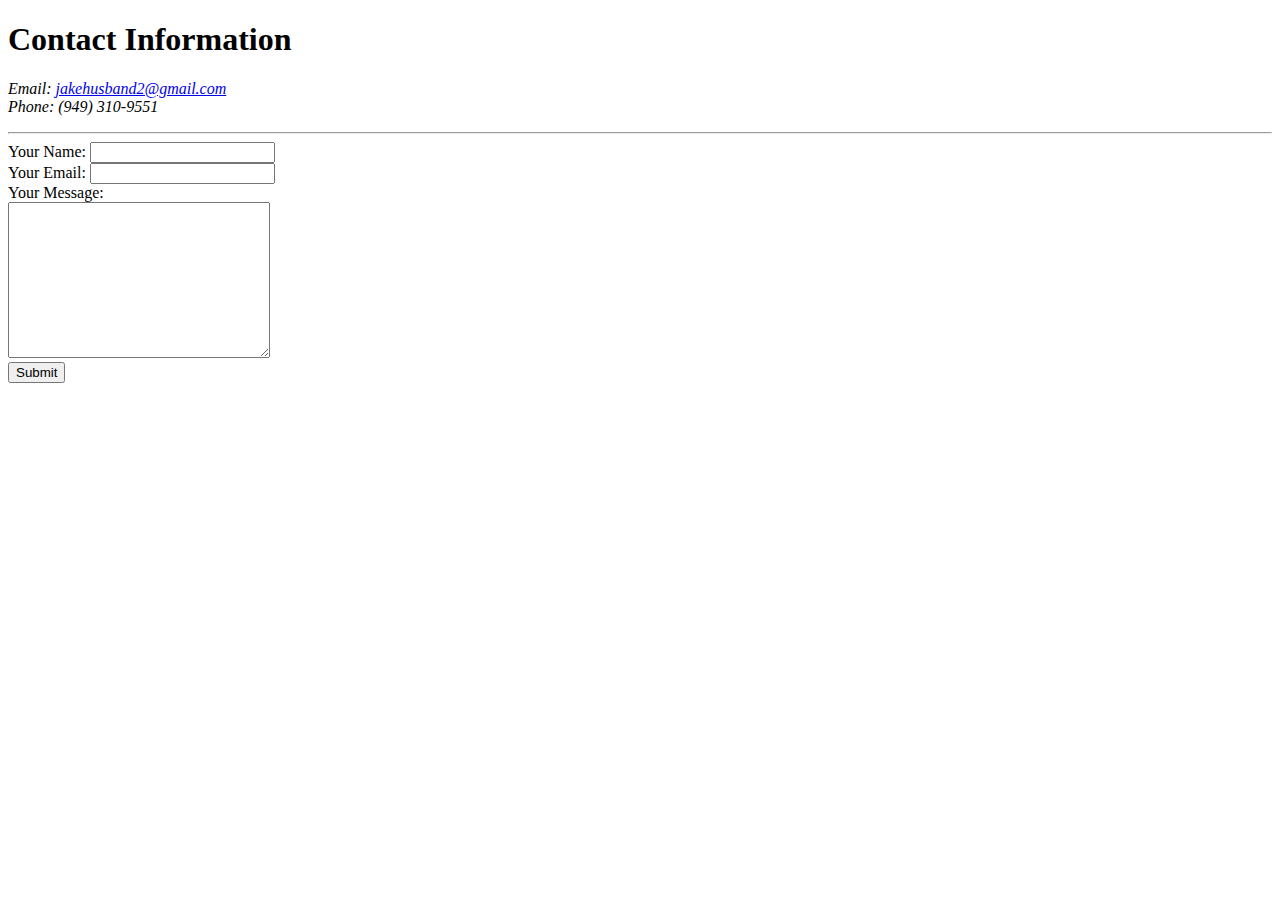
<file: contact-me.html>
<!DOCTYPE html>
<html lang="en" dir="ltr">
  <head>
    <meta charset="utf-8">
    <title>Contact Page</title>
  </head>
  <body>
    <h1>Contact Information</h1>
    <p>
      <em>
        Email: <a href="https://mail.google.com/mail/u/0/#inbox?compose=GTvVlcSDbttxZfZMfCfHPZPMWtGkKjjqXNXNwHVFCqCZlXHsclxkwTtHBgfMxcDkcQZvKHMStGHJG">jakehusband2@gmail.com</a>
        <br>
        Phone: (949) 310-9551
      </em>
    </p>
    <hr>
    <form action="mailto:jakehusband2@gmail.com" method="post" enctype="text/plain">
      <label>Your Name:</label>
      <input type="text" name="yourName" value="">
      <br>
      <label>Your Email:</label>
      <input type="email" name="yourEmail" value="">
      <br>
      <label>Your Message:</label>
      <br>
      <textarea name="yourMessage" rows="10" cols="30"></textarea>
      <br>
      <input type="submit" name="" value="Submit">
    </form>
  </body>
</html>
</file>
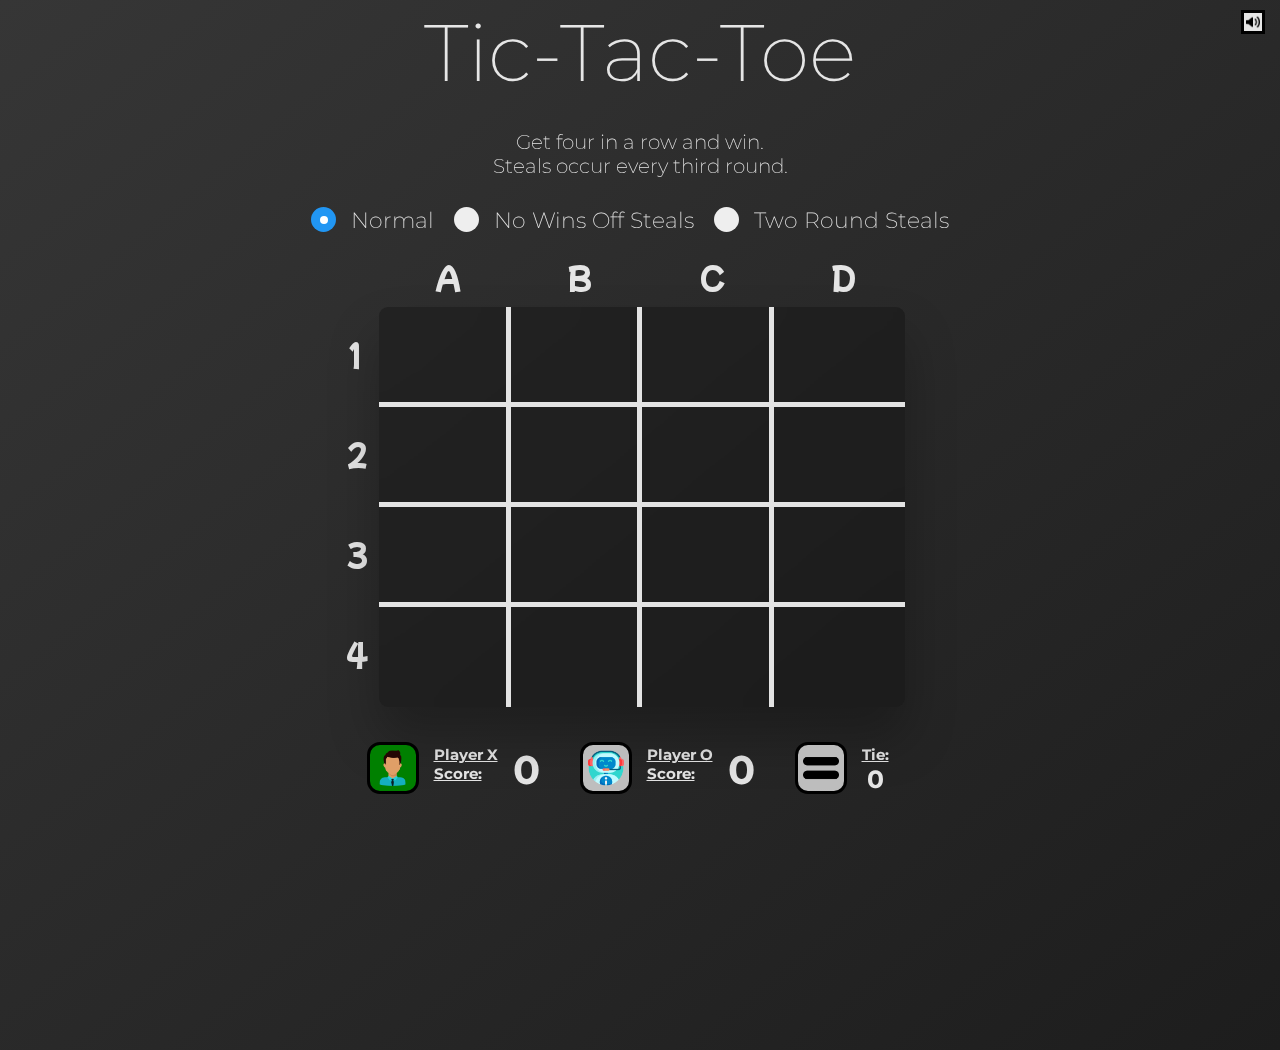
<file: tictactoe.html>
<!DOCTYPE html>
<html lang="en">
  <head>
    <meta charset="UTF-8" />
    <meta http-equiv="X-UA-Compatible" content="IE=edge" />
    <meta name="viewport" content="width=device-width, initial-scale=1.0" />
    <link rel="stylesheet" href="styles.css" />
    <audio id="pokemon" src="audio.mp3" preload="auto"></audio>
    <audio id="impact" src="hammer.wav" preload="auto"></audio>
    <img
      src="music.png"
      id="music-icon"
      alt="Music"
      onclick="muteAudio(this)"
    />
    <title>Tic-Tac-Toe</title>
    <section id="title-text">Tic-Tac-Toe</section>
    <section class="p-container">
      <p class="description">
        Get four in a row and win.<br />Steals occur every third round.
      </p>
    </section>
    <div class="center">
      <label class="container"
        >Normal
        <input
          type="radio"
          id="normal"
          checked="checked"
          name="radio"
          onclick="changeDescription(this)"
        />
        <span class="checkmark"></span>
      </label>
      <label class="container"
        >No Wins Off Steals
        <input
          type="radio"
          id="no-steal-wins"
          name="radio"
          onclick="changeDescription(this)"
        />
        <span class="checkmark"></span>
      </label>
      <label class="container"
        >Two Round Steals
        <input
          type="radio"
          id="delayed-steal"
          name="radio"
          onclick="changeDescription(this)"
        />
        <span class="checkmark"></span>
      </label>
    </div>
  </head>
  <body>
    <div class="upper-row">
      <section class="letters">A</section>
      <section class="letters">B</section>
      <section class="letters">C</section>
      <section class="letters">D</section>
    </div>
    <div class="container-main">
      <div class="vertical-nums">
        <section class="nums">1</section>
        <section class="nums">2</section>
        <section class="nums">3</section>
        <section class="nums">4</section>
      </div>
      <main>
        <section class="board-tile right bottom">X</section>
        <section class="board-tile right bottom">X</section>
        <section class="board-tile right bottom">X</section>
        <section class="board-tile bottom">X</section>
        <section class="board-tile right bottom">X</section>
        <section class="board-tile right bottom">X</section>
        <section class="board-tile right bottom">X</section>
        <section class="board-tile bottom">X</section>
        <section class="board-tile right bottom">X</section>
        <section class="board-tile right bottom">X</section>
        <section class="board-tile right bottom">X</section>
        <section class="board-tile bottom">X</section>
        <section class="board-tile right">X</section>
        <section class="board-tile right">X</section>
        <section class="board-tile right">X</section>
        <section class="board-tile">X</section>
      </main>
    </div>
    <div class="center">
      <button id="rematch" onclick="newWinner()">Play Again</button>
    </div>
    <section class="bottom-row">
      <section class="title-img-score">
        <img
          class="player-image"
          id="player-1-img"
          src="man.png"
          alt="Player 1"
        />
        <section class="title-score-block">
          <h2 class="player-title">Player X</h2>
          <h2 class="player-title">Score:</h2>
        </section>
        <h2><span id="player--1" class="score">0</span></h2>
      </section>
      <section class="title-img-score">
        <img
          class="player-image"
          id="cpu"
          src="bot.png"
          alt="CPU"
          onclick="changePlayer(this)"
        />
        <section class="title-score-block">
          <h2 class="player-title">Player O</h2>
          <h2 class="player-title">Score:</h2>
        </section>
        <h2><span id="cpu-score" class="score">0</span></h2>
      </section>
      <section class="title-img-score">
        <img
          class="player-image"
          id="tie-color"
          src="equal.png"
          alt="Equals Sign"
        />
        <section class="title-score-block">
          <h2 class="player-title" id="tie">Tie:</h2>
          <h2><span class="score" id="tie-score"> 0</span></h2>
        </section>
      </section>
    </section>
    <div id="overlay" onclick="off()">
      <div id="text">Overlay Text</div>
    </div>
    <div style="padding: 20px">
      <h2></h2>
    </div>
    <script src="script.js"></script>
  </body>
</html>
</file>
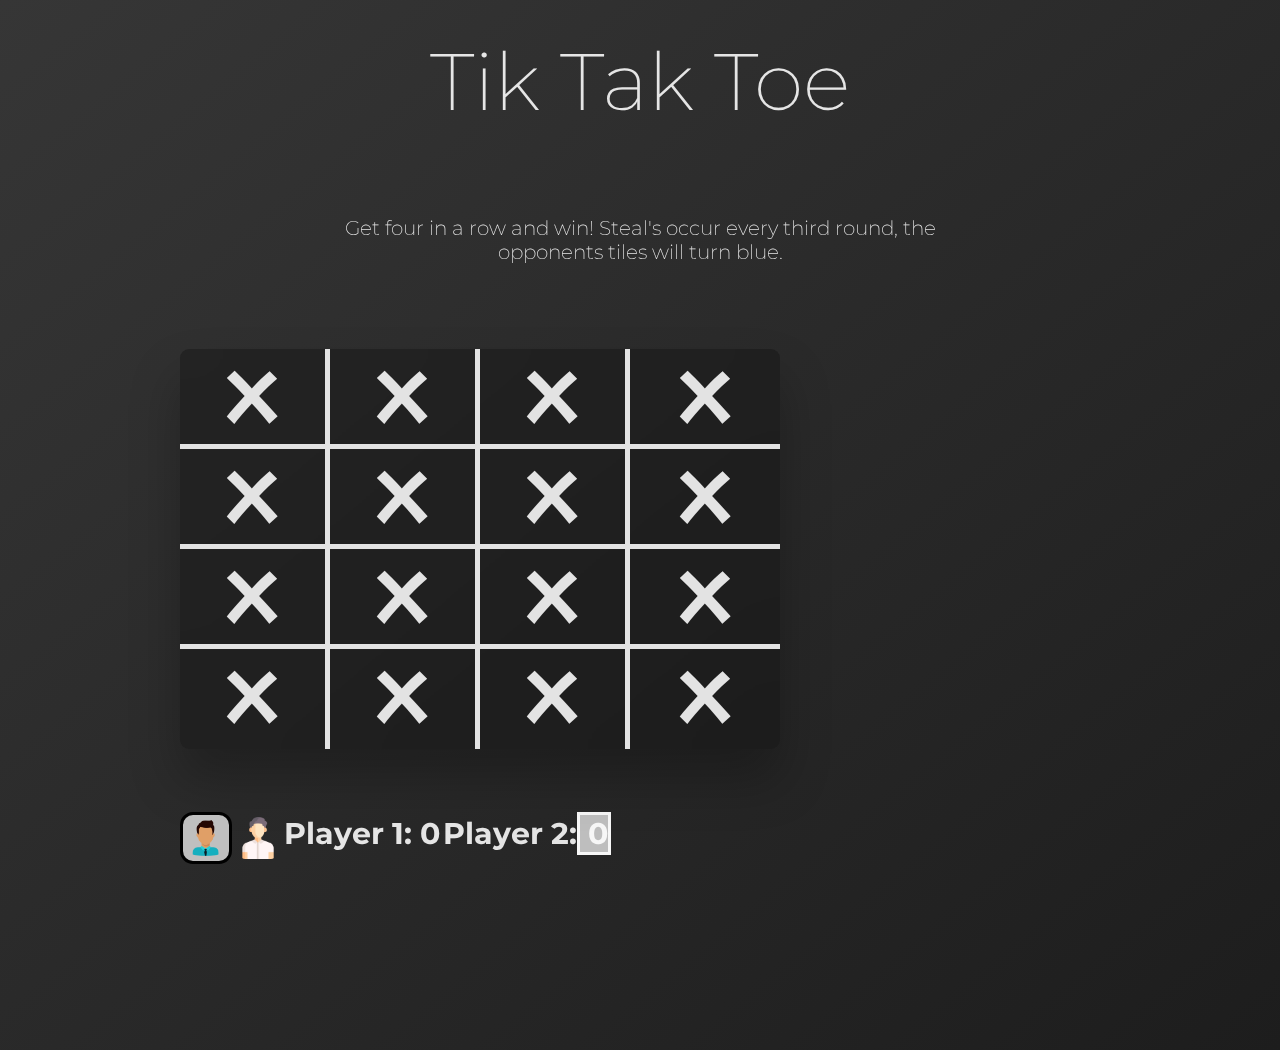
<file: tiktaktoe.html>
<!DOCTYPE html>
<html lang="en">
  <head>
    <meta charset="UTF-8" />
    <meta http-equiv="X-UA-Compatible" content="IE=edge" />
    <meta name="viewport" content="width=device-width, initial-scale=1.0" />
    <link rel="stylesheet" href="styles.css" />
    <title>Tik Tak Toe</title>
    <section id="title-text">Tik Tak Toe</section>
    <section class="p-container">
      <p class="description">
        Get four in a row and win! Steal's occur every third round, the
        opponents tiles will turn blue.
      </p>
    </section>
  </head>
  <body>
    <main>
      <section class="board-tile right bottom">X</section>
      <section class="board-tile right bottom">X</section>
      <section class="board-tile right bottom">X</section>
      <section class="board-tile bottom">X</section>
      <section class="board-tile right bottom">X</section>
      <section class="board-tile right bottom">X</section>
      <section class="board-tile right bottom">X</section>
      <section class="board-tile bottom">X</section>
      <section class="board-tile right bottom">X</section>
      <section class="board-tile right bottom">X</section>
      <section class="board-tile right bottom">X</section>
      <section class="board-tile bottom">X</section>
      <section class="board-tile right">X</section>
      <section class="board-tile right">X</section>
      <section class="board-tile right">X</section>
      <section class="board-tile">X</section>
    </main>
    <section class="bottom-text">
      <img
        class="player-image"
        id="player-1-img"
        src="man.png"
        alt="Player 1"
      />
      <h2>Player 1:<span id="player--1"> 0</span></h2>
      <img
        class="player-image"
        id="player-2-img"
        src="businessman.png"
        alt="Player 2"
      />
      <h2>Player 2:<span id="player--2"> 0</span></h2>
    </section>
    <script src="script.js"></script>
  </body>
</html>
</file>
<file: styles.css>
@import url("https://fonts.googleapis.com/css2?family=Mochiy+Pop+P+One&family=Montserrat&display=swap");

* {
  margin: 0;
  padding: 0;
  box-sizing: inherit;
}

html {
  font-size: 62.5%;
  box-sizing: border-box;
}

body {
  font-family: "Montserrat", sans-serif;
  font-weight: 200;
  height: 100vh;
  background-image: linear-gradient(to top left, #1d1d1d 0%, #363636 100%);
  display: grid;
  align-items: center;
  justify-content: center;
  margin-bottom: 15rem;
}

main {
  font-family: "Mochiy Pop P One", sans-serif;
  font-weight: normal;
  position: relative;
  width: 60rem;
  height: 40rem;
  background-color: rgba(12, 12, 12, 0.35);
  backdrop-filter: blur(20px);
  filter: blur();
  box-shadow: 0 3rem 5rem rgba(0, 0, 0, 0.25);
  border-radius: 9px;
  overflow: hidden;
  display: flex;
  flex-wrap: wrap;
  justify-content: center;
  margin-right: 15%;
}

section {
  display: block;
  float: left;
}

h1 {
  font-size: 6rem;
  color: rgba(255, 255, 255, 0.877);
}

h2 {
  font-size: 3rem;
  color: rgba(255, 255, 255, 0.877);
  display: inline;
}

h3 {
  font-size: 6rem;
  color: rgba(255, 255, 255, 0.877);
}

.description {
  color: rgba(255, 255, 255, 0.877);
  font-size: 2rem;
  margin: 2rem;
}

.p-container {
  width: 70%;
  text-align: center;
  margin: auto;
}

.upper-row {
  width: 53rem;
  margin: auto;
  position: relative;
  right: 20px;
}

.letters {
  color: rgba(255, 255, 255, 0.877);
  font-size: 3rem;
  font-family: "Mochiy Pop P One", sans-serif;
  font-weight: normal;
  position: relative;
  display: flex;
  flex-wrap: wrap;
  width: 25%;
  position: relative;
  left: 15%;
}

.nums {
  color: rgba(255, 255, 255, 0.877);
  font-size: 3rem;
  font-family: "Mochiy Pop P One", sans-serif;
  font-weight: normal;
}

.vertical-nums {
  float: left;
  display: grid;
  padding-right: 10px;
  position: relative;
  top: 25px;
}

.container-main {
  display: flex;
  position: relative;
  left: 35px;
}

.board-tile {
  width: 25%;
  height: 25%;
  text-align: center;
  font-size: 6rem;
  color: rgba(255, 255, 255, 0.877);
}

.board-tile:hover {
  background-color: rgba(56, 56, 56, 0.877);
}

.top {
  border-top: 0.5rem solid;
  border-color: rgba(255, 255, 255, 0.877);
}

.left {
  border-left: 0.5rem solid;
  border-color: rgba(255, 255, 255, 0.877);
}

.right {
  border-right: 0.5rem solid;
  border-color: rgba(255, 255, 255, 0.877);
}

.bottom {
  border-bottom: 0.5rem solid;
  border-color: rgba(255, 255, 255, 0.877);
}

.bottom-row {
  margin: auto;
  margin-bottom: 5rem;
  margin-top: 2rem;
}

.player-title {
  text-decoration: underline;
  font-size: 1.5rem;
}

.title-img-score {
  margin-left: 20px;
  margin-right: 20px;
  justify-content: center;
  align-items: center;
}

.title-score-block {
  display: grid;
  margin-left: 15px;
  margin-right: 15px;
}

.score {
  float: right;
  font-size: 4rem;
}

.score-title {
  font-size: 1.5rem;
}

#tie {
  margin-right: 10px;
}

#music-icon {
  position: absolute;
  width: 24px;
  height: 24px;
  top: 10px;
  right: 15px;
  padding: 2px;
  background-color: rgba(255, 255, 255, 0.877);
  border: solid;
}

#title-text {
  color: rgba(255, 255, 255, 0.877);
  font-size: 8rem;
  text-align: center;
}

#score-text {
  margin-right: 3rem;
}

#player-1-img {
  background-color: rgba(255, 255, 255, 0.7);
  border: solid;
}

#player--2 {
  background-color: rgba(255, 255, 255, 0.7);
  border: solid;
}

#player--2:hover {
  background-color: rgba(255, 255, 255, 0.425);
}

#cpu {
  background-color: rgba(255, 255, 255, 0.7);
  border: solid;
}

#tie-score {
  font-size: 2.5rem;
  position: relative;
  right: 15px;
}

#tie-color {
  background-color: rgba(255, 255, 255, 0.7);
  border: solid;
}

#cpu:hover {
  background-color: rgba(255, 255, 255, 0.425);
}

.player-image {
  width: 52px;
  height: 52px;
  border-radius: 25%;
  padding: 5px;
  position: relative;
  bottom: 3px;
  float: left;
}

#rematch {
  display: none;
  width: 100px;
}

.center {
  display: flex;
  justify-content: center;
  align-items: center;
}

#text {
  position: absolute;
  top: 50%;
  left: 50%;
  font-size: 50px;
  color: white;
  transform: translate(-50%, -50%);
  -ms-transform: translate(-50%, -50%);
}

#overlay {
  position: fixed; /* Sit on top of the page content */
  display: none; /* Hidden by default */
  width: 100%; /* Full width (cover the whole page) */
  height: 100%; /* Full height (cover the whole page) */
  top: 0;
  left: 0;
  right: 0;
  bottom: 0;
  background-color: rgba(0, 0, 0, 0.5); /* Black background with opacity */
  z-index: 2; /* Specify a stack order in case you're using a different order for other elements */
  cursor: pointer; /* Add a pointer on hover */
}

#normal {
  margin: 10px;
}

#no-steal-wins {
  margin: 10px;
}

/* Customize the label (the container) */
.container {
  display: block;
  position: relative;
  padding-left: 40px;
  padding-right: 20px;
  margin-bottom: 12px;
  cursor: pointer;
  font-size: 22px;
  -webkit-user-select: none;
  -moz-user-select: none;
  -ms-user-select: none;
  user-select: none;
  color: rgba(255, 255, 255, 0.877);
}

/* Hide the browser's default radio button */
.container input {
  position: absolute;
  opacity: 0;
  cursor: pointer;
  height: 0;
  width: 0;
}

/* Create a custom radio button */
.checkmark {
  position: absolute;
  top: 0;
  left: 0;
  height: 25px;
  width: 25px;
  background-color: #eee;
  border-radius: 50%;
}

/* On mouse-over, add a grey background color */
.container:hover input ~ .checkmark {
  background-color: #ccc;
}

/* When the radio button is checked, add a blue background */
.container input:checked ~ .checkmark {
  background-color: #2196f3;
}

/* Create the indicator (the dot/circle - hidden when not checked) */
.checkmark:after {
  content: "";
  position: absolute;
  display: none;
}

/* Show the indicator (dot/circle) when checked */
.container input:checked ~ .checkmark:after {
  display: block;
}

/* Style the indicator (dot/circle) */
.container .checkmark:after {
  top: 9px;
  left: 9px;
  width: 8px;
  height: 8px;
  border-radius: 50%;
  background: white;
}
</file>
